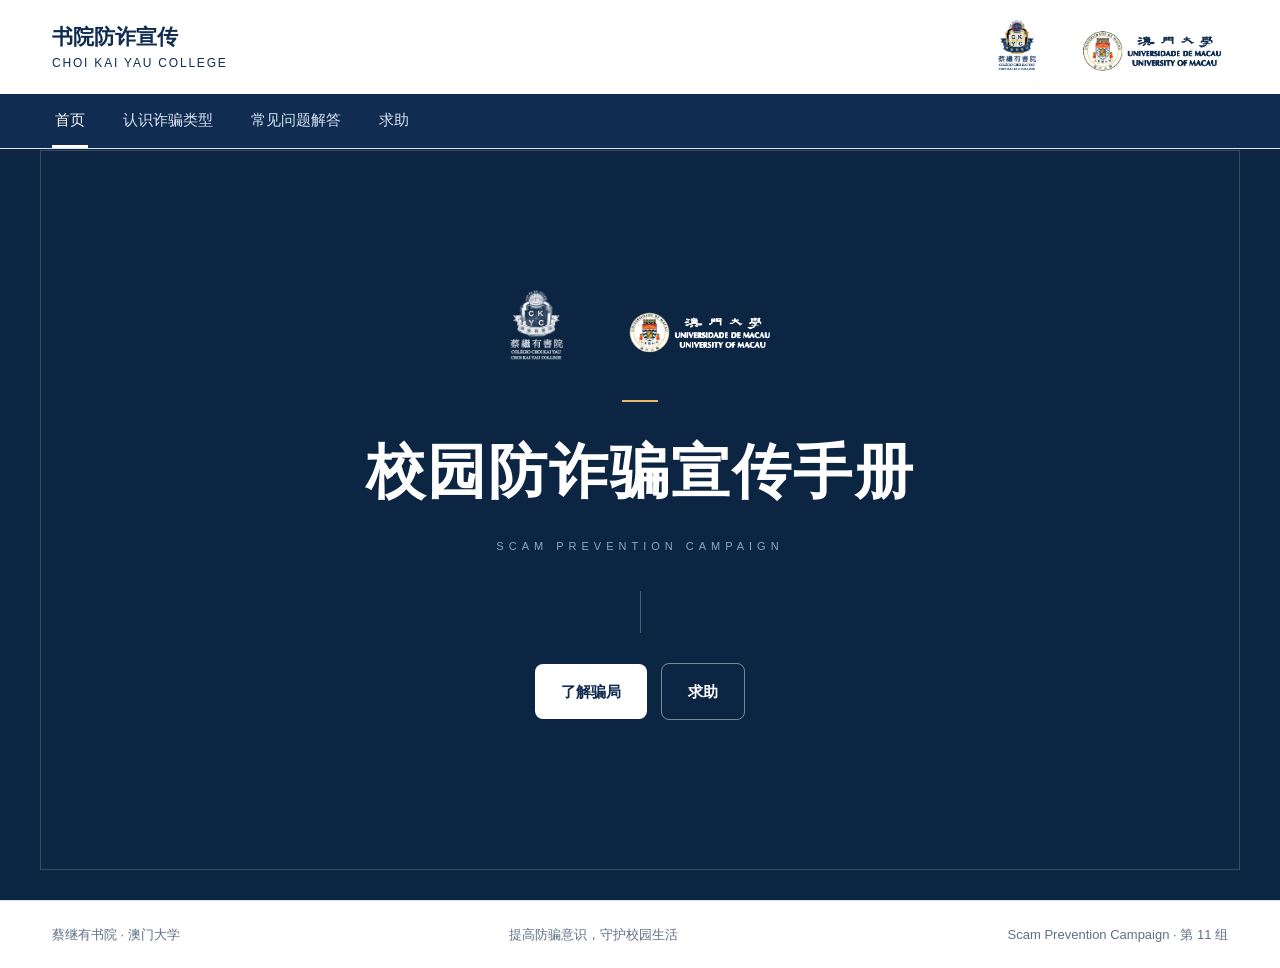
<file: index.html>
<!doctype html>
<html lang="zh-CN">
<head>
  <meta charset="UTF-8">
  <meta name="viewport" content="width=device-width, initial-scale=1">
  <meta name="description" content="蔡继有书院学生防诈宣传（Scam Prevention Campaign）：宣传视频、诈骗类型与案例、常见问题、AI 智能问答和澳门求助渠道。">
  <title>首页 | 蔡继有书院防诈宣传</title>
  <link rel="icon" type="image/svg+xml" href="materials/favicon.svg">
  <link rel="stylesheet" href="assets/css/style.css">
  <script src="materials/content.js" defer></script>
  <script src="assets/js/main.js" defer></script>
</head>
<body data-page="home">
  <a class="skip" href="#main">跳至主要内容</a>
  <!-- 五页共用固定顶部导航；两枚标志均使用本地材料。 -->
  <header class="site-header">
    <div class="header-inner">
      <a class="brand" href="index.html">书院防诈宣传<small>CHOI KAI YAU COLLEGE</small></a>
      <div class="logos"><img src="materials/logos/ckyc.png" alt="蔡继有书院标志" width="49" height="55"><img src="materials/logos/um-mark.png" alt="澳门大学标志" width="143" height="55"></div>
    </div>
    <div class="nav-wrap"><nav aria-label="主要导航"><a href="index.html" aria-current="page">首页</a>
<a href="types.html">认识诈骗类型</a>
<a href="faq.html">常见问题解答</a>
<a href="help.html">求助</a></nav></div>
  </header>
  <main id="main"><noscript>请启用 JavaScript 以查看宣传材料和问答。您也可直接下载 <a href="materials/诈骗类型.docx">诈骗类型材料</a>、<a href="materials/案例.docx">案例材料</a>。报案热线：993；防诈骗查询：8800 7777。</noscript></main>
  <footer><div class="footer-inner"><span>蔡继有书院 · 澳门大学</span><span>提高防骗意识，守护校园生活</span><span>Scam Prevention Campaign · 第 11 组</span></div></footer>
</body>
</html>
</file>
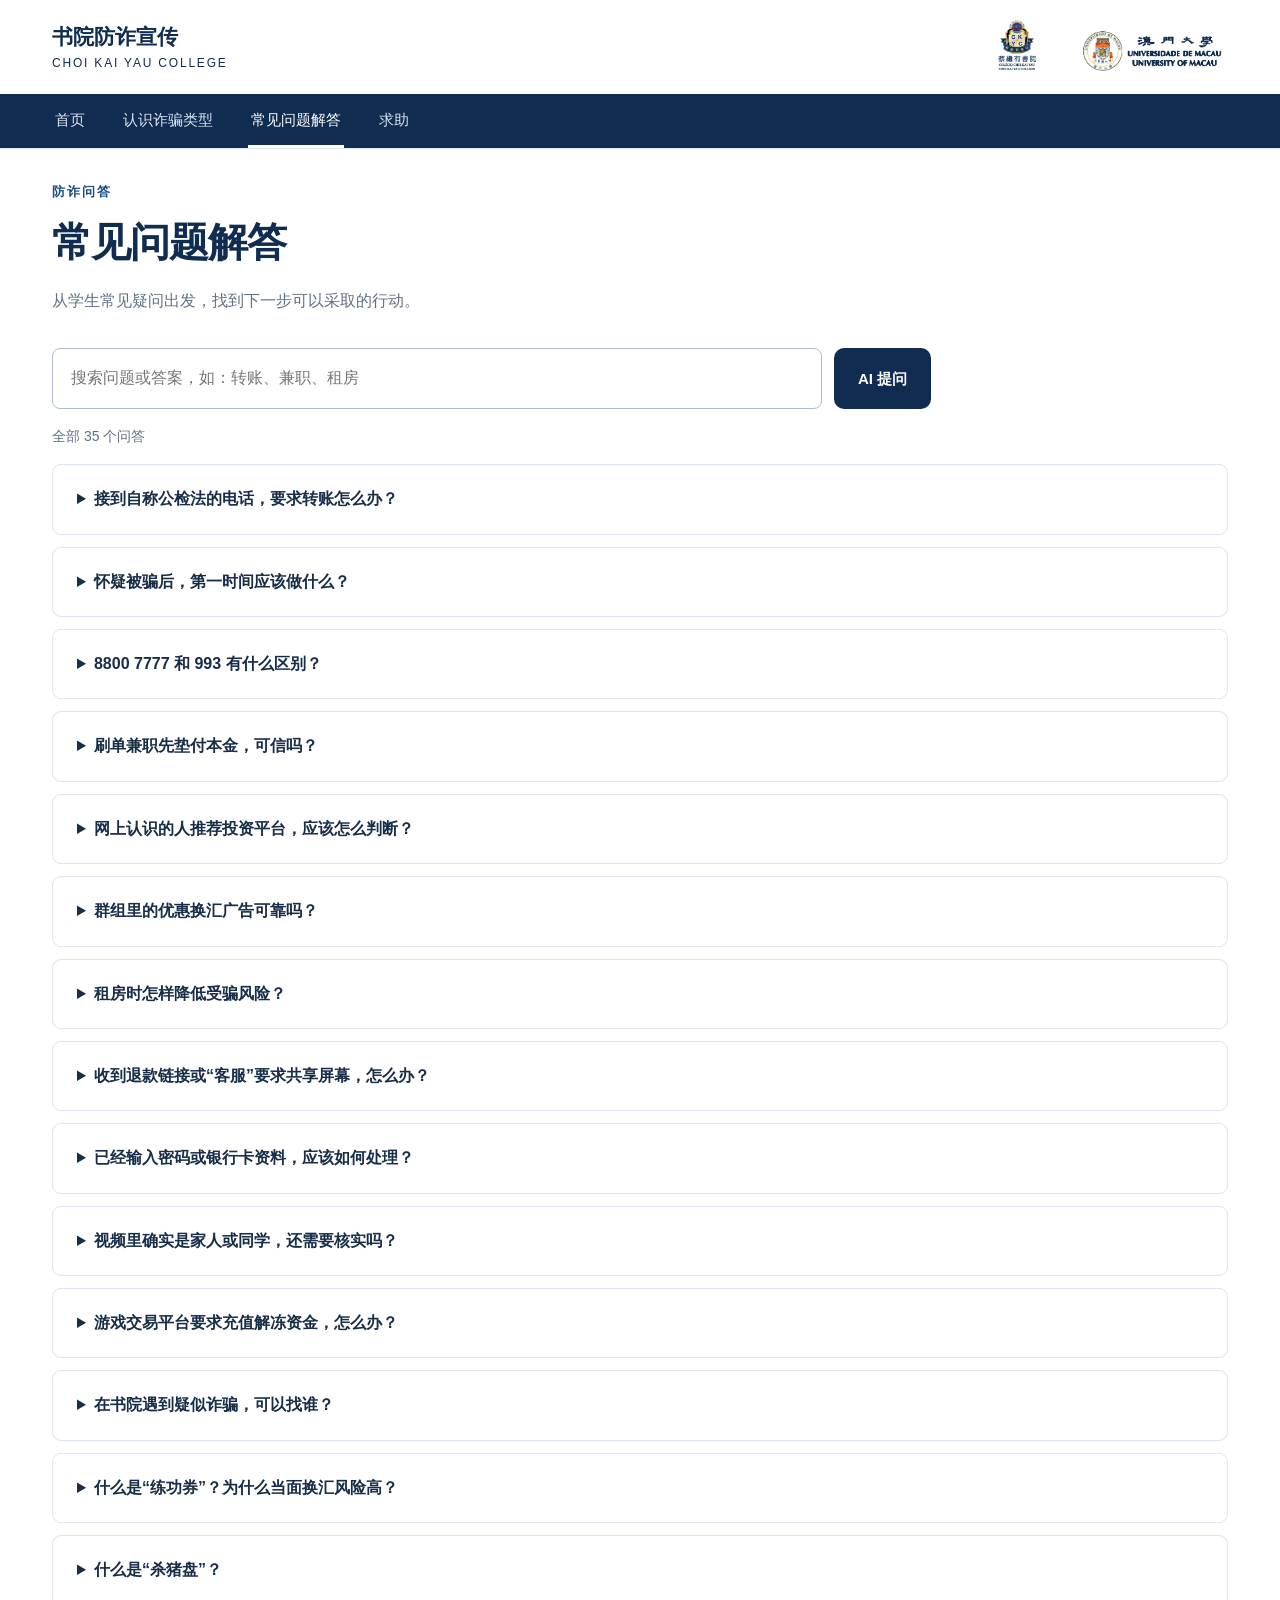
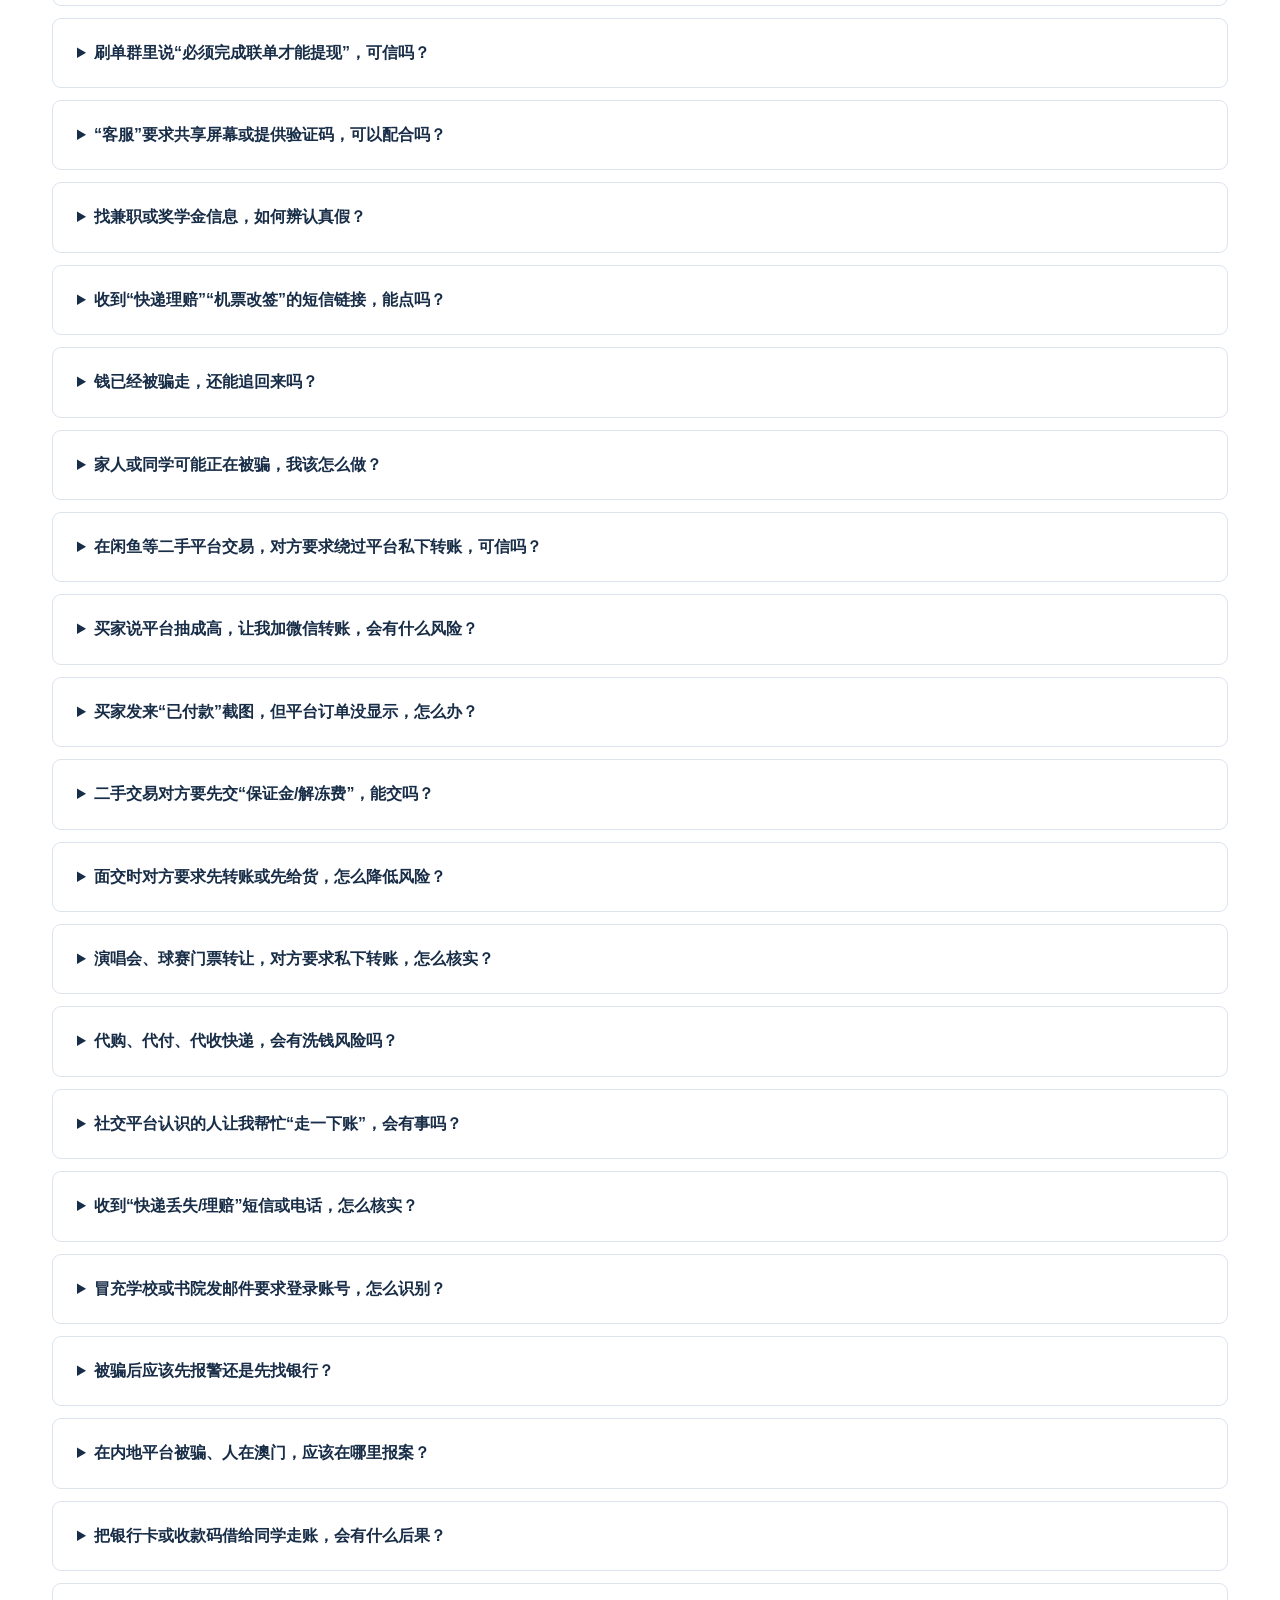
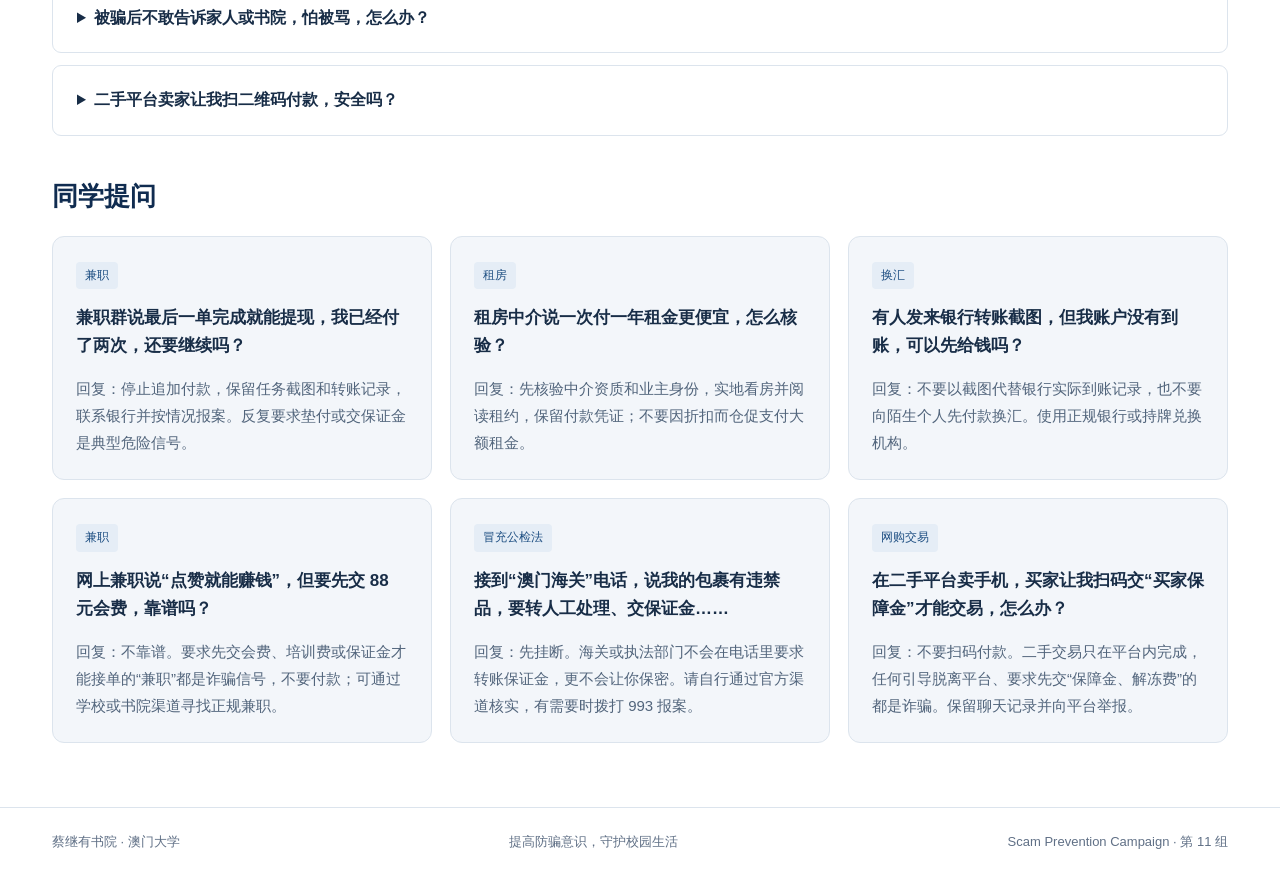
<file: faq.html>
<!doctype html>
<html lang="zh-CN">
<head>
  <meta charset="UTF-8">
  <meta name="viewport" content="width=device-width, initial-scale=1">
  <meta name="description" content="蔡继有书院学生防诈宣传（Scam Prevention Campaign）：宣传视频、诈骗类型与案例、常见问题、AI 智能问答和澳门求助渠道。">
  <title>常见问题解答 | 蔡继有书院防诈宣传</title>
  <link rel="icon" type="image/svg+xml" href="materials/favicon.svg">
  <link rel="stylesheet" href="assets/css/style.css">
  <script src="materials/content.js" defer></script>
  <script src="assets/js/main.js" defer></script>
  <script src="materials/ai-config.js" defer></script>
</head>
<body data-page="faq">
  <a class="skip" href="#main">跳至主要内容</a>
  <!-- 五页共用固定顶部导航；两枚标志均使用本地材料。 -->
  <header class="site-header">
    <div class="header-inner">
      <a class="brand" href="index.html">书院防诈宣传<small>CHOI KAI YAU COLLEGE</small></a>
      <div class="logos"><img src="materials/logos/ckyc.png" alt="蔡继有书院标志" width="49" height="55"><img src="materials/logos/um-mark.png" alt="澳门大学标志" width="143" height="55"></div>
    </div>
    <div class="nav-wrap"><nav aria-label="主要导航"><a href="index.html">首页</a>
<a href="types.html">认识诈骗类型</a>
<a href="faq.html" aria-current="page">常见问题解答</a>
<a href="help.html">求助</a></nav></div>
  </header>
  <main id="main"><noscript>请启用 JavaScript 以查看宣传材料和问答。您也可直接下载 <a href="materials/诈骗类型.docx">诈骗类型材料</a>、<a href="materials/案例.docx">案例材料</a>。报案热线：993；防诈骗查询：8800 7777。</noscript></main>
  <footer><div class="footer-inner"><span>蔡继有书院 · 澳门大学</span><span>提高防骗意识，守护校园生活</span><span>Scam Prevention Campaign · 第 11 组</span></div></footer>
</body>
</html>
</file>
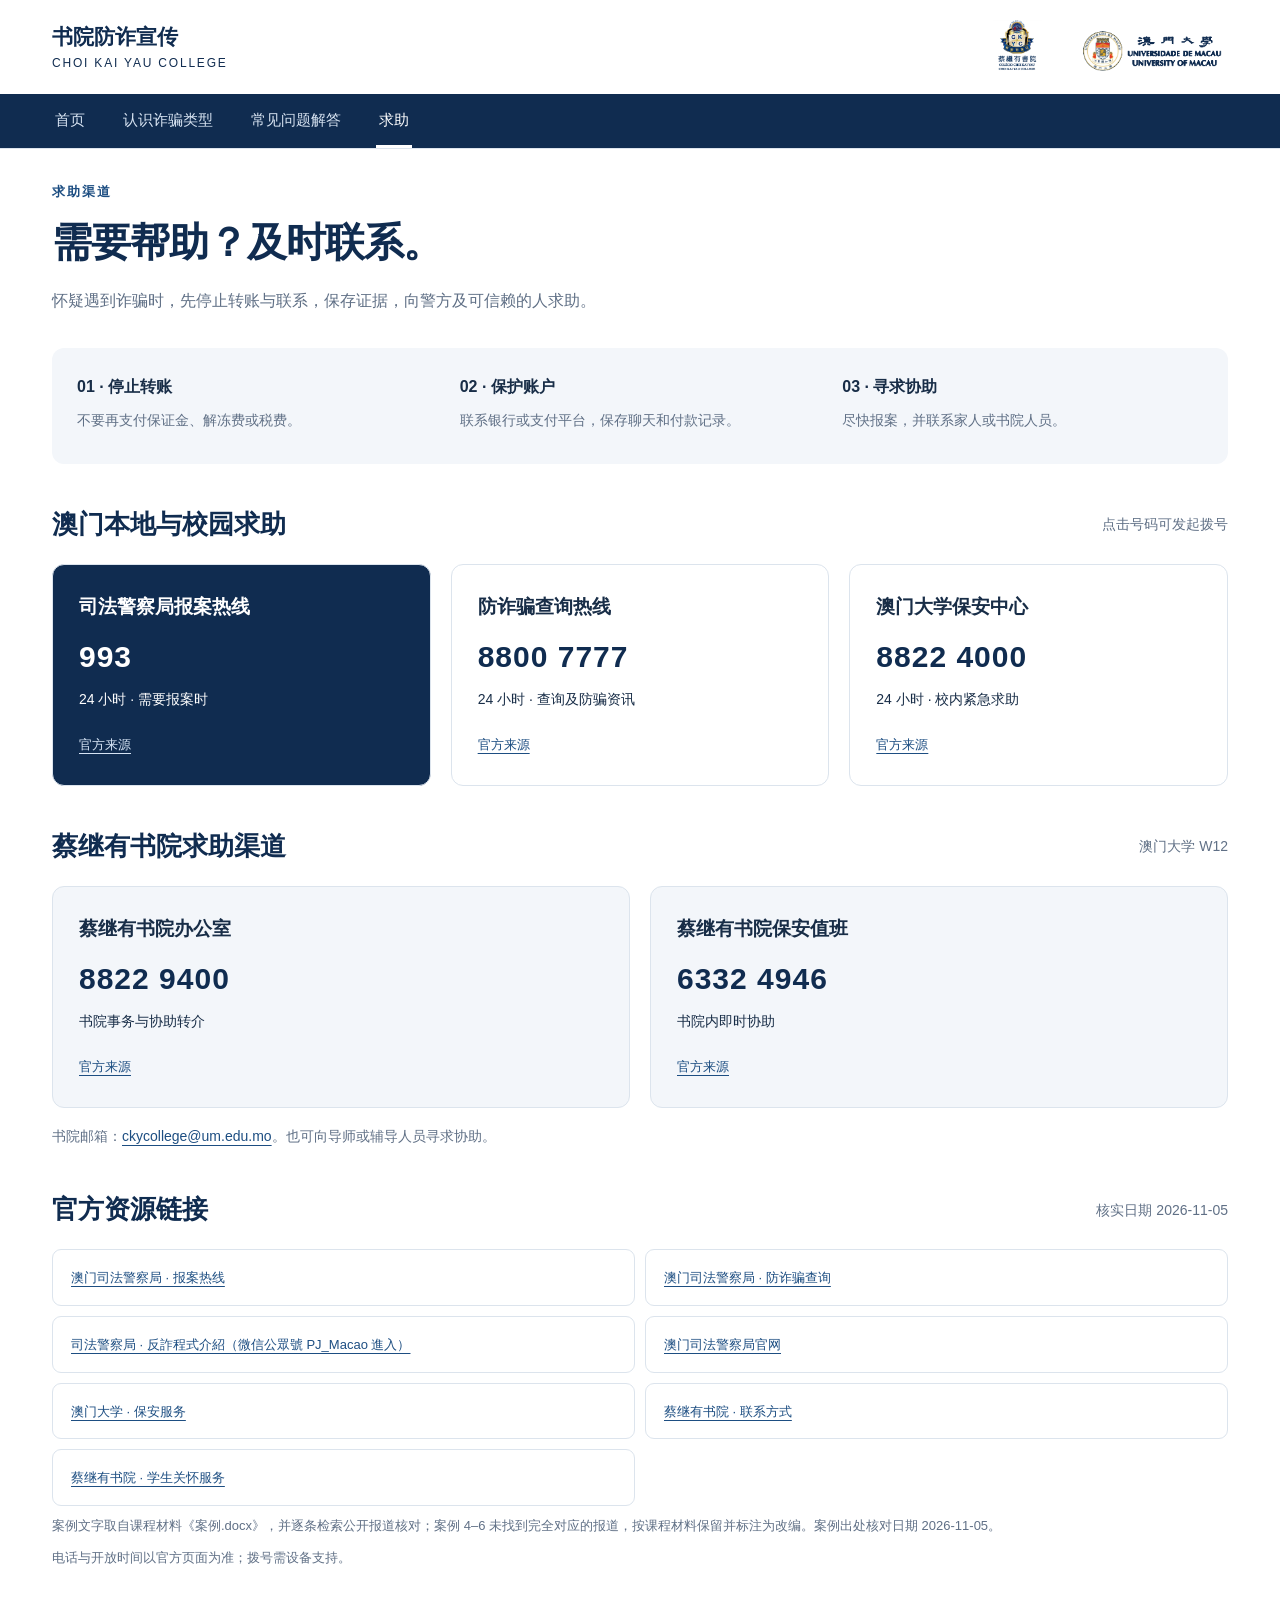
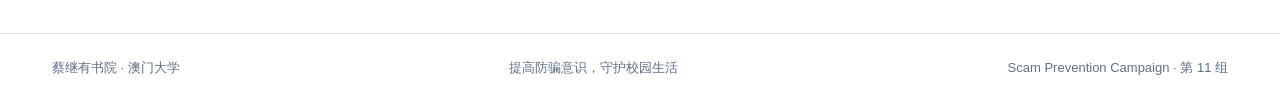
<file: help.html>
<!doctype html>
<html lang="zh-CN">
<head>
  <meta charset="UTF-8">
  <meta name="viewport" content="width=device-width, initial-scale=1">
  <meta name="description" content="蔡继有书院学生防诈宣传（Scam Prevention Campaign）：宣传视频、诈骗类型与案例、常见问题、AI 智能问答和澳门求助渠道。">
  <title>求助 | 蔡继有书院防诈宣传</title>
  <link rel="icon" type="image/svg+xml" href="materials/favicon.svg">
  <link rel="stylesheet" href="assets/css/style.css">
  <script src="materials/content.js" defer></script>
  <script src="assets/js/main.js" defer></script>
</head>
<body data-page="help">
  <a class="skip" href="#main">跳至主要内容</a>
  <!-- 五页共用固定顶部导航；两枚标志均使用本地材料。 -->
  <header class="site-header">
    <div class="header-inner">
      <a class="brand" href="index.html">书院防诈宣传<small>CHOI KAI YAU COLLEGE</small></a>
      <div class="logos"><img src="materials/logos/ckyc.png" alt="蔡继有书院标志" width="49" height="55"><img src="materials/logos/um-mark.png" alt="澳门大学标志" width="143" height="55"></div>
    </div>
    <div class="nav-wrap"><nav aria-label="主要导航"><a href="index.html">首页</a>
<a href="types.html">认识诈骗类型</a>
<a href="faq.html">常见问题解答</a>
<a href="help.html" aria-current="page">求助</a></nav></div>
  </header>
  <main id="main"><noscript>请启用 JavaScript 以查看宣传材料和问答。您也可直接下载 <a href="materials/诈骗类型.docx">诈骗类型材料</a>、<a href="materials/案例.docx">案例材料</a>。报案热线：993；防诈骗查询：8800 7777。</noscript></main>
  <footer><div class="footer-inner"><span>蔡继有书院 · 澳门大学</span><span>提高防骗意识，守护校园生活</span><span>Scam Prevention Campaign · 第 11 组</span></div></footer>
</body>
</html>
</file>
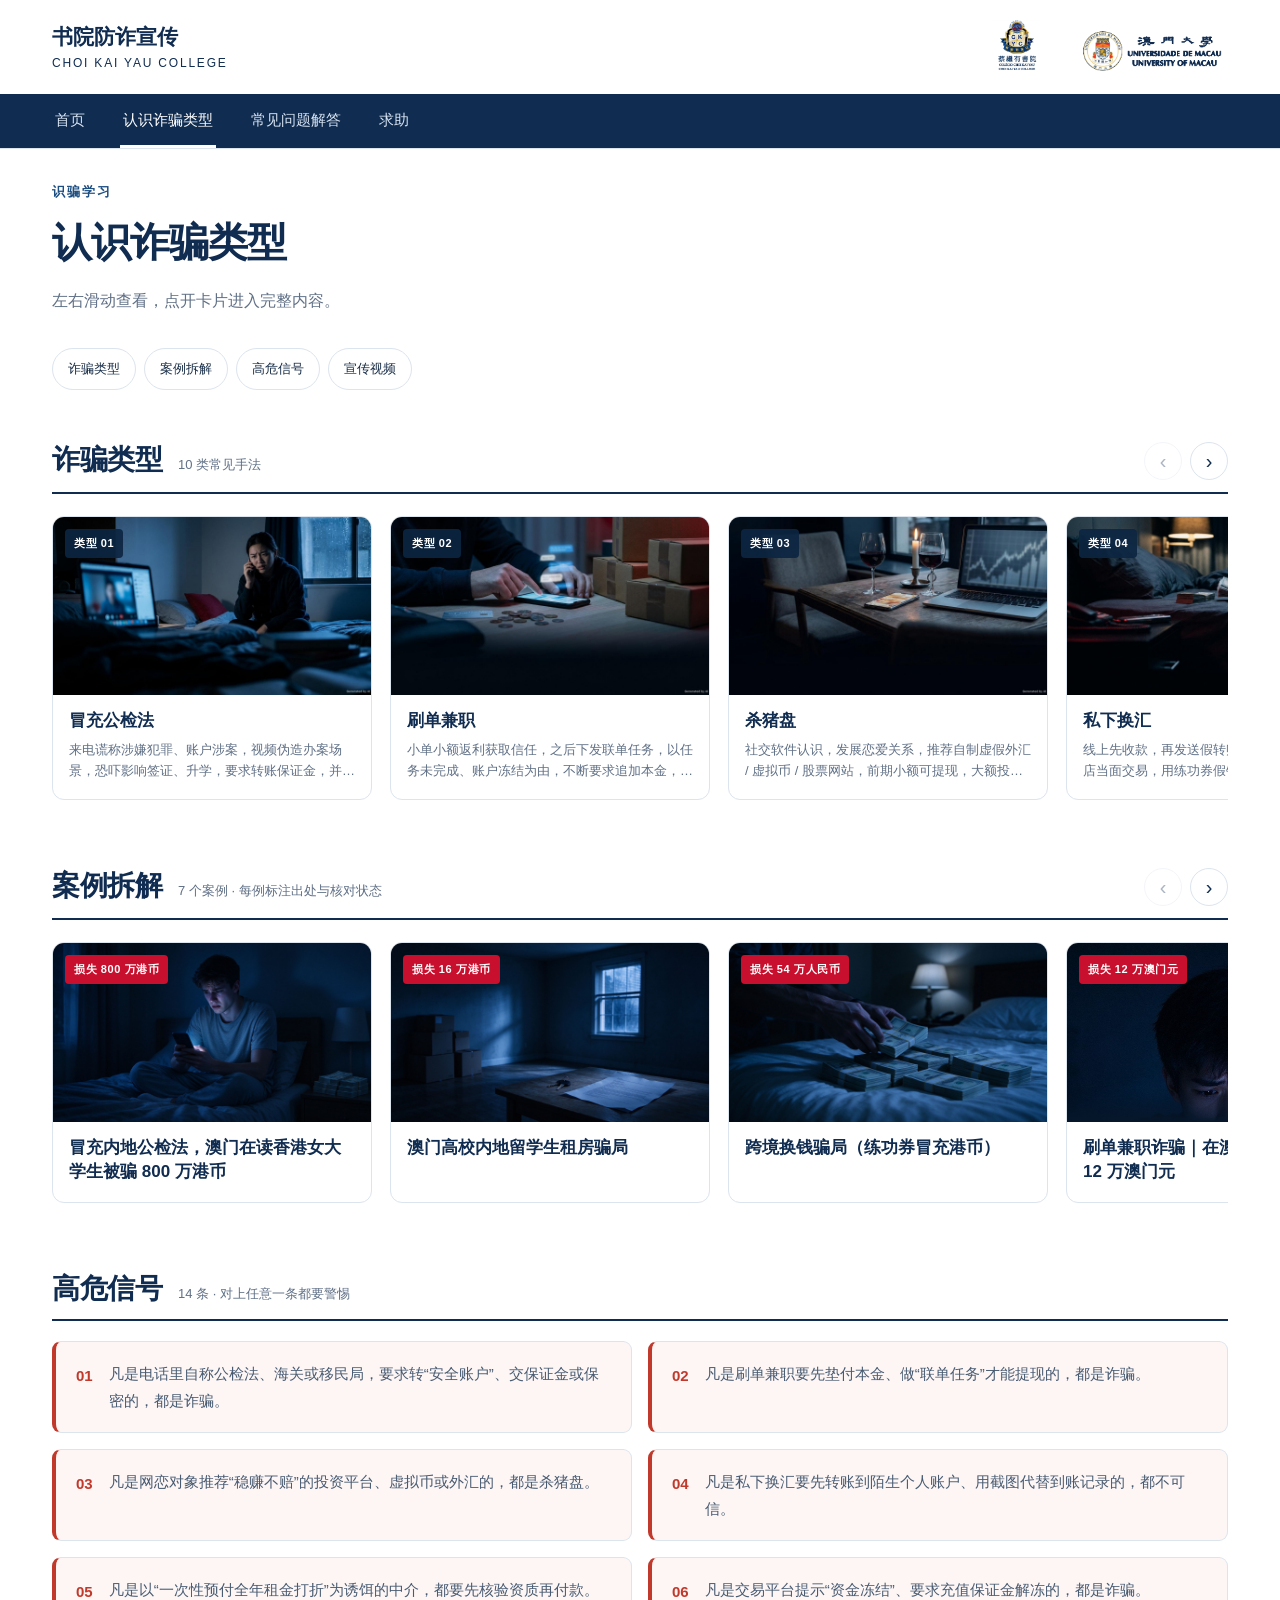
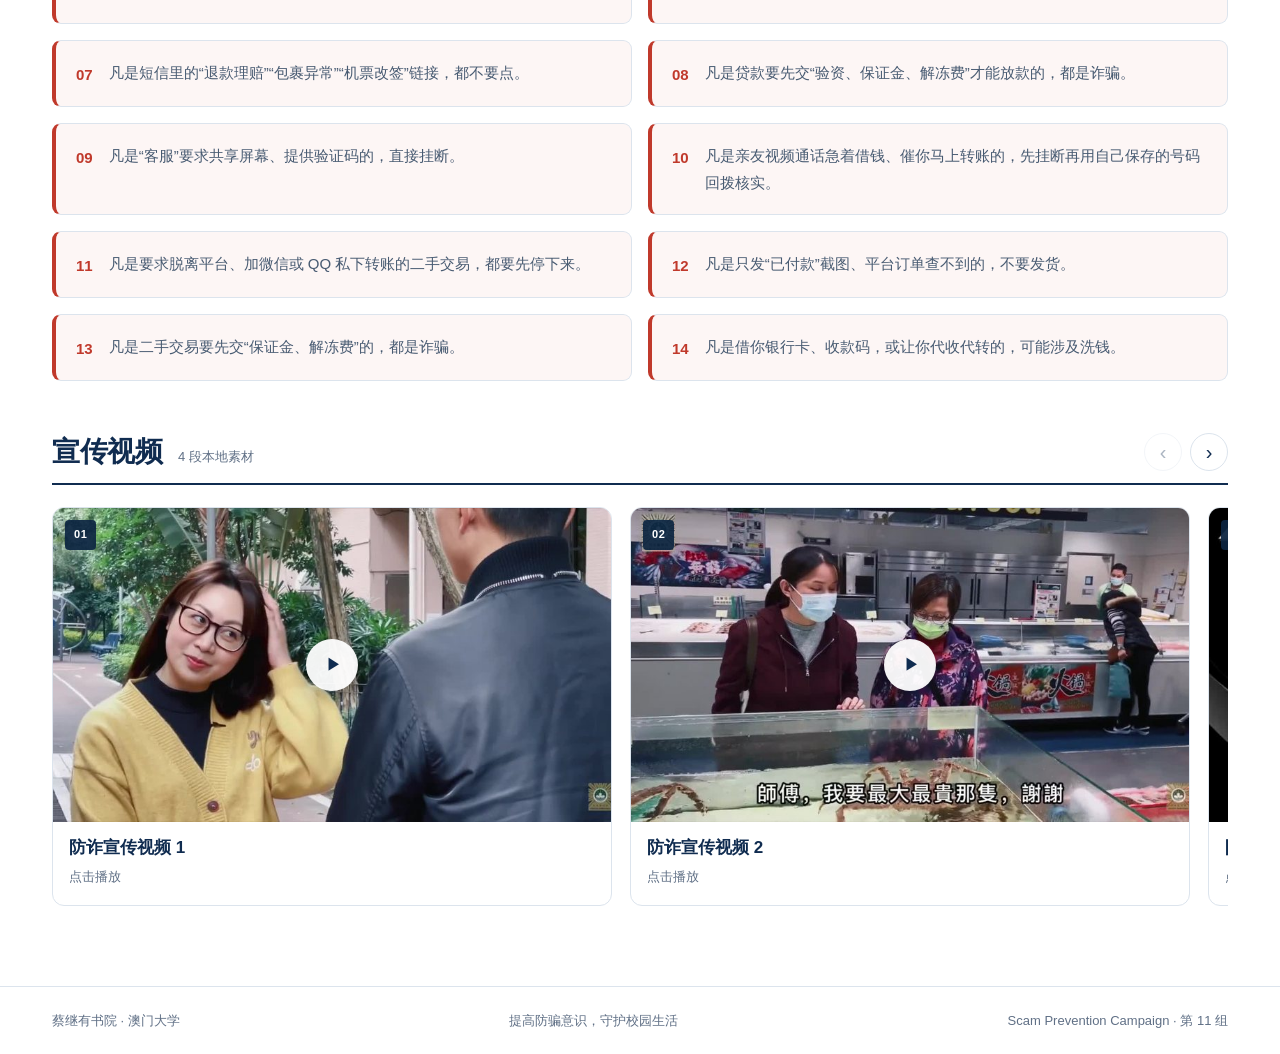
<file: types.html>
<!doctype html>
<html lang="zh-CN">
<head>
  <meta charset="UTF-8">
  <meta name="viewport" content="width=device-width, initial-scale=1">
  <meta name="description" content="蔡继有书院学生防诈宣传（Scam Prevention Campaign）：宣传视频、诈骗类型与案例、常见问题、AI 智能问答和澳门求助渠道。">
  <title>认识诈骗类型 | 蔡继有书院防诈宣传</title>
  <link rel="icon" type="image/svg+xml" href="materials/favicon.svg">
  <link rel="stylesheet" href="assets/css/style.css">
  <script src="materials/content.js" defer></script>
  <script src="assets/js/main.js" defer></script>
</head>
<body data-page="types">
  <a class="skip" href="#main">跳至主要内容</a>
  <!-- 五页共用固定顶部导航；两枚标志均使用本地材料。 -->
  <header class="site-header">
    <div class="header-inner">
      <a class="brand" href="index.html">书院防诈宣传<small>CHOI KAI YAU COLLEGE</small></a>
      <div class="logos"><img src="materials/logos/ckyc.png" alt="蔡继有书院标志" width="49" height="55"><img src="materials/logos/um-mark.png" alt="澳门大学标志" width="143" height="55"></div>
    </div>
    <div class="nav-wrap"><nav aria-label="主要导航"><a href="index.html">首页</a>
<a href="types.html" aria-current="page">认识诈骗类型</a>
<a href="faq.html">常见问题解答</a>
<a href="help.html">求助</a></nav></div>
  </header>
  <main id="main"><noscript>请启用 JavaScript 以查看宣传材料和问答。您也可直接下载 <a href="materials/诈骗类型.docx">诈骗类型材料</a>、<a href="materials/案例.docx">案例材料</a>。报案热线：993；防诈骗查询：8800 7777。</noscript></main>
  <footer><div class="footer-inner"><span>蔡继有书院 · 澳门大学</span><span>提高防骗意识，守护校园生活</span><span>Scam Prevention Campaign · 第 11 组</span></div></footer>
</body>
</html>
</file>
<file: assets/css/style.css>
/* 统一视觉变量：修改此处可调整全站配色。 */
:root{--navy:#102c50;--blue:#1d4e82;--ink:#182d47;--muted:#607086;--line:#dce4ed;--pale:#f3f6fa;--white:#fff;--radius:12px}
*{box-sizing:border-box}html{scroll-padding-top:150px}body{margin:0;background:var(--white);color:var(--ink);font-family:Arial,"Microsoft YaHei","PingFang SC",sans-serif;font-size:16px;line-height:1.8}a{color:var(--blue);text-underline-offset:4px}button,input{font:inherit}button,a,input,summary{touch-action:manipulation}a:focus-visible,button:focus-visible,input:focus-visible,summary:focus-visible{outline:3px solid #bf7f1d;outline-offset:5px}.skip{position:fixed;left:16px;top:-100px;background:white;padding:8px;z-index:100}.skip:focus{top:10px}
/* 顶栏固定，标志始终位于右上角。 */
.site-header{position:fixed;inset:0 0 auto;background:#fff;z-index:20;border-bottom:1px solid var(--line)}.header-inner{max-width:1240px;margin:auto;padding:17px 32px;display:flex;align-items:center;justify-content:space-between;gap:20px}.brand{text-decoration:none;color:var(--navy);font-size:21px;font-weight:700;line-height:1.4}.brand small{display:block;font-size:12px;font-weight:400;letter-spacing:1.8px;margin-top:3px}.logos{display:flex;align-items:center;gap:23px}.logos img:first-child{width:49px;height:55px;object-fit:contain}.logos img:last-child{width:163px;height:60px;object-fit:contain}.nav-wrap{background:var(--navy)}.nav-wrap nav{max-width:1240px;margin:auto;padding:0 32px;display:flex;gap:32px}.nav-wrap nav a{color:#d9e5f3;text-decoration:none;padding:12px 3px;border-bottom:3px solid transparent;font-size:15px}.nav-wrap nav a:hover,.nav-wrap nav a[aria-current=page]{color:#fff;border-bottom-color:#fff}
main{max-width:1240px;min-height:calc(100vh - 180px);margin:0 auto;padding:180px 32px 64px}.eyebrow{color:var(--blue);font-size:13px;letter-spacing:2px;font-weight:700;margin:0 0 12px}h1{font-size:40px;line-height:1.35;letter-spacing:-1px;margin:0 0 18px;color:var(--navy)}h2{font-size:26px;line-height:1.45;margin:0 0 20px;color:var(--navy)}h3{font-size:19px;line-height:1.65;margin:0 0 12px}.lead{max-width:700px;color:var(--muted);margin:0 0 32px}.home-top{display:flex;justify-content:space-between;align-items:flex-end;gap:30px}.home-top .lead{margin-bottom:26px}.text-link{white-space:nowrap;margin-bottom:30px}.video-layout{display:grid;grid-template-columns:minmax(0,1fr) 255px;gap:26px}.player-card{border:1px solid var(--line);border-radius:var(--radius);overflow:hidden;background:var(--pale)}video{display:block;width:100%;aspect-ratio:16/9;background:#07172b;object-fit:contain}.player-caption{padding:17px 23px;display:flex;align-items:center;justify-content:space-between;gap:18px}.player-caption h2{font-size:18px;margin:0}.player-caption span{font-size:14px;color:var(--muted)}.video-list{display:flex;flex-direction:column;gap:10px}.video-choice{cursor:pointer;text-align:left;background:white;border:1px solid var(--line);border-radius:9px;padding:16px;display:flex;align-items:center;gap:15px;color:var(--ink)}.video-choice[aria-pressed=true]{background:#edf3fa;border-color:var(--blue)}.video-choice .num{font-size:22px;font-weight:700;color:#849ab4}.video-choice b{display:block;font-size:15px}.video-choice small{font-size:13px;color:var(--muted)}.small-note{font-size:14px;color:var(--muted);margin:16px 0 0}.reminder{margin-top:30px;display:flex;align-items:center;gap:26px;border-left:4px solid var(--navy);background:var(--pale);padding:22px 26px}.reminder b{white-space:nowrap}.reminder p{margin:0;font-size:15px;color:var(--muted)}.section-head{display:flex;align-items:center;justify-content:space-between;margin-top:42px;margin-bottom:20px;gap:20px}.section-head h2{margin:0}.count{font-size:14px;color:var(--muted)}.anchor-links{display:flex;gap:14px;flex-wrap:wrap}.pill{display:inline-block;border:1px solid var(--line);border-radius:6px;padding:8px 15px;text-decoration:none;font-size:14px}.type-grid{display:grid;grid-template-columns:1fr 1fr;gap:18px}.type-card{border:1px solid var(--line);padding:25px;border-radius:var(--radius)}.type-number{color:#71869f;font-size:13px;margin-bottom:8px;font-weight:700}.type-card p,.case-body p{margin:9px 0;color:#485b72;font-size:16px;white-space:pre-wrap}.notice{border-left:3px solid #ad8243;background:#fcf8f0;padding:17px 20px;font-size:14px;color:#695536;margin:24px 0}.case-card,details.faq-item{border:1px solid var(--line);border-radius:9px;margin:12px 0;background:#fff}.case-card summary,.faq-item summary{cursor:pointer;padding:21px 24px;font-weight:600;line-height:1.65}.case-body,.faq-answer{padding:0 24px 23px}.case-body .subhead{font-weight:700;color:var(--navy);margin-top:22px}.search-box{max-width:770px;position:relative}.search-box input{width:100%;padding:15px 52px 15px 18px;border:1px solid #acbdcf;border-radius:8px;background:#fff;color:var(--ink)}.clear-search{position:absolute;right:10px;top:9px;border:0;background:var(--pale);cursor:pointer;padding:5px 11px;border-radius:5px;color:var(--muted)}.search-result{font-size:14px;color:var(--muted);margin:15px 0}.empty{padding:30px;text-align:center;background:var(--pale);border-radius:9px}.faq-answer{color:#485b72}.posts{display:grid;grid-template-columns:repeat(3,1fr);gap:18px}.post{background:var(--pale);border:1px solid var(--line);border-radius:var(--radius);padding:23px}.tag{font-size:12px;padding:3px 9px;color:var(--blue);background:#e5edf6;border-radius:4px;display:inline-block;margin-bottom:15px}.post p{font-size:15px;color:#52657c;margin-bottom:0}.post h3{font-size:17px}.contacts{display:grid;grid-template-columns:repeat(3,1fr);gap:20px}.contact{padding:26px;border:1px solid var(--line);border-radius:var(--radius)}.contact.primary{background:var(--navy);color:white}.contact.primary h3,.contact.primary .phone{color:white}.phone{font-size:30px;line-height:1.5;font-weight:700;letter-spacing:1px;text-decoration:none;color:var(--navy)}.contact p{font-size:14px;margin:8px 0 18px}.source{font-size:13px}.contact.primary .source{color:#d6e4f5}.college-box{display:grid;grid-template-columns:1fr 1fr;gap:20px}.college-box .contact{background:var(--pale)}.steps{display:grid;grid-template-columns:repeat(3,1fr);gap:22px;background:var(--pale);padding:25px;margin:28px 0;border-radius:var(--radius)}.steps p{font-size:14px;color:var(--muted);margin:6px 0}.verified{font-size:13px;color:var(--muted)}footer{border-top:1px solid var(--line);color:var(--muted);font-size:13px}.footer-inner{max-width:1240px;padding:22px 32px;margin:auto;display:flex;justify-content:space-between;gap:20px}mark{background:#fff0b6;color:inherit}[hidden]{display:none!important}
/* 小屏与文字放大时，导航和内容自然换行。 */
@media(max-width:850px){.video-layout{grid-template-columns:1fr}.video-list{display:grid;grid-template-columns:1fr 1fr}.posts,.contacts{grid-template-columns:1fr}.home-top{display:block}.text-link{display:inline-block;margin-top:0}.type-grid{grid-template-columns:1fr}h1{font-size:32px}.steps{grid-template-columns:1fr}.college-box{grid-template-columns:1fr}}@media(max-width:560px){.header-inner{padding:12px 18px;gap:10px}.brand{font-size:16px}.brand small{font-size:10px;letter-spacing:1px}.logos{gap:8px}.logos img:first-child{width:34px;height:43px}.logos img:last-child{width:98px;height:45px}.nav-wrap nav{padding:0 18px;gap:12px;flex-wrap:wrap}.nav-wrap nav a{font-size:13px;padding:10px 0}main{padding:157px 18px 40px}h1{font-size:29px}.video-list{gap:8px}.video-choice{padding:12px;gap:9px}.reminder{display:block;padding:20px}.reminder p{margin-top:8px}.section-head{align-items:flex-start;flex-direction:column;gap:8px}.footer-inner{padding:20px 18px;display:block}.player-caption{align-items:flex-start;flex-direction:column;gap:4px}.type-card{padding:20px}}@media(prefers-reduced-motion:reduce){html{scroll-behavior:auto}}

/* 类型字段分行、案例损失与统一要点标记；沿用现有配色和布局。 */
.type-field .field-label{display:block;color:var(--navy);font-size:14px;margin-bottom:3px}
.type-field span{display:block}
.case-body .case-loss{color:#c0392b;font-size:18px;margin:20px 0;padding:12px 16px;background:#fdf3f1;border-left:3px solid #c0392b;border-radius:4px}
.case-loss strong{font-weight:700}
.case-body .case-point{position:relative;padding-left:17px}
.case-point::before{content:"";position:absolute;left:0;top:.75em;width:6px;height:6px;border-radius:50%;background:var(--blue)}
#real-cases{flex-wrap:wrap}
.case-actions{display:flex;gap:8px;flex-wrap:wrap}
.case-toggle{padding:7px 12px;border:1px solid var(--line);border-radius:6px;color:var(--blue);background:var(--white);cursor:pointer;font-size:14px}
.case-toggle:hover{background:var(--pale);border-color:var(--blue)}
mark{padding:0 1px;border-radius:2px}

/* ===== 新增板块样式：数据总览、板块入口、高危信号、自测、名词、AI 问答、报案清单 ===== */
/* 首页数据总览 */
.stats-band{display:grid;grid-template-columns:repeat(4,1fr);gap:16px;margin:0 0 34px}
.stat{border:1px solid var(--line);border-radius:var(--radius);background:var(--pale);padding:20px 24px;text-align:center}
.stat b{display:block;font-size:30px;line-height:1.3;color:var(--navy)}
.stat span{font-size:13px;color:var(--muted)}
/* 首页板块入口 */
.quick-cards{display:grid;grid-template-columns:repeat(4,1fr);gap:16px}
.quick-card{display:block;text-decoration:none;color:var(--ink);border:1px solid var(--line);border-radius:var(--radius);padding:22px;background:#fff;transition:border-color .15s}
.quick-card:hover{border-color:var(--blue)}
.quick-card h3{margin:0 0 8px;color:var(--navy)}
.quick-card p{font-size:14px;color:var(--muted);margin:0 0 12px}
.quick-card .more{font-size:13px;color:var(--blue);font-weight:700}
/* 高危信号 */
.flag-grid{display:grid;grid-template-columns:1fr 1fr;gap:16px}
.flag-card{display:flex;gap:16px;align-items:flex-start;border:1px solid var(--line);border-left:4px solid #c0392b;border-radius:9px;background:#fdf6f5;padding:18px 20px}
.flag-card .flag-num{font-size:15px;font-weight:700;color:#c0392b;padding-top:2px}
.flag-card p{margin:0;font-size:15px;color:#485b72}
/* 防骗自测 */
.quiz-bar{display:flex;align-items:center;gap:14px;flex-wrap:wrap}
.quiz-score{font-size:14px;color:var(--muted)}
.quiz-reset{border:1px solid var(--line);border-radius:6px;background:var(--white);color:var(--blue);cursor:pointer;padding:7px 13px;font-size:14px}
.quiz-reset:hover{background:var(--pale);border-color:var(--blue)}
.quiz-wrap{display:grid;gap:18px}
.quiz-card{border:1px solid var(--line);border-radius:var(--radius);margin:0;padding:24px;background:#fff}
.quiz-card legend{font-weight:700;color:var(--navy);padding:0 8px}
.quiz-options{display:grid;grid-template-columns:1fr 1fr;gap:10px;margin-top:6px}
.quiz-option{display:flex;gap:10px;align-items:flex-start;border:1px solid var(--line);border-radius:8px;padding:12px 14px;cursor:pointer;font-size:15px;line-height:1.6}
.quiz-option:hover{border-color:var(--blue)}
.quiz-option input{margin-top:5px;accent-color:var(--blue)}
.quiz-option.is-correct{border-color:#2e8b57;background:#eef8f0}
.quiz-option.is-wrong{border-color:#c0392b;background:#fdf1ef}
.quiz-feedback{margin:14px 0 0;font-size:15px;padding:12px 16px;border-radius:8px}
.quiz-feedback.good{background:#eef8f0;color:#20603c;border-left:3px solid #2e8b57}
.quiz-feedback.bad{background:#fdf1ef;color:#8f2d1f;border-left:3px solid #c0392b}
/* 名词解释 */
.glossary-grid{display:grid;grid-template-columns:1fr 1fr;gap:16px}
.glossary-item{border:1px solid var(--line);border-radius:9px;background:var(--pale);padding:18px 20px}
.glossary-item b{display:block;color:var(--navy);margin-bottom:6px}
.glossary-item p{margin:0;font-size:14px;color:#485b72}
/* AI 智能问答页 */
.ai-search{display:flex;gap:12px;max-width:860px}
.ai-search input{flex:1;padding:16px 20px;border:1px solid #acbdcf;border-radius:10px;font-size:16px}
.ai-send{background:var(--navy);color:#fff;border:0;border-radius:10px;padding:0 28px;font-size:16px;font-weight:700;cursor:pointer}
.ai-send:hover{background:var(--blue)}
.ai-send:disabled{opacity:.6;cursor:wait}
.ai-chips{display:flex;gap:10px;flex-wrap:wrap;margin:14px 0 6px}
.chip{border:1px solid var(--line);background:#fff;border-radius:999px;padding:7px 15px;font-size:14px;color:var(--blue);cursor:pointer}
.chip:hover{border-color:var(--blue);background:var(--pale)}
.ai-status{font-size:14px;color:var(--muted);margin:14px 0 24px}
.ai-results{display:grid;gap:16px}
.ai-card{border:1px solid var(--line);border-radius:var(--radius);padding:24px 26px;background:#fff}
.ai-question{font-weight:700;color:var(--navy);margin:0 0 12px}
.ai-answer{color:#485b72}
.ai-answer p{margin:8px 0}
.ai-src-title{font-size:13px;color:var(--muted);margin:18px 0 8px}
.ai-src{list-style:none;margin:0;padding:12px 16px;background:var(--pale);border-radius:8px}
.ai-src li{font-size:13px;color:#607086;padding:3px 0}
.ai-foot{font-size:12px;color:var(--muted);margin:14px 0 0}
.ai-note{margin-top:34px;border-left:3px solid #ad8243;background:#fcf8f0;padding:16px 20px}
.ai-note b{font-size:14px;color:#695536}
.ai-note p{margin:6px 0 0;font-size:13px;color:#695536}
/* 求助页：证据清单、资源、占位 */
.checklist{list-style:none;margin:0;padding:0;display:grid;grid-template-columns:1fr 1fr;gap:12px}
.checklist li{display:flex;gap:10px;align-items:baseline;border:1px solid var(--line);border-radius:9px;background:var(--pale);padding:14px 18px;font-size:15px}
.checklist b{color:#2e8b57}
.resource-list{list-style:none;margin:0;padding:0;display:grid;grid-template-columns:1fr 1fr;gap:10px}
.resource-list li{border:1px solid var(--line);border-radius:9px;padding:13px 18px}
.placeholder{margin:56px 0 8px;border:2px dashed var(--line);border-radius:var(--radius);padding:46px 20px;text-align:center;color:var(--muted);font-size:14px}
/* 新增板块小屏适配 */
@media(max-width:850px){.stats-band{grid-template-columns:1fr 1fr}.quick-cards{grid-template-columns:1fr 1fr}.flag-grid{grid-template-columns:1fr}.glossary-grid{grid-template-columns:1fr}.quiz-options{grid-template-columns:1fr}.checklist,.resource-list{grid-template-columns:1fr}.ai-search{flex-direction:column}.ai-send{padding:14px 0}}
@media(max-width:560px){.stats-band{grid-template-columns:1fr}.quick-cards{grid-template-columns:1fr}}
@media(prefers-reduced-motion:reduce){.quick-card{transition:none}}

/* ===== 认识诈骗类型页：目录 + 折叠章节 + 可折叠类型卡片 ===== */
/* 目录 */
.toc{border:1px solid var(--line);border-radius:var(--radius);background:var(--pale);padding:20px 24px;margin:2px 0 18px}
.toc-head{display:flex;justify-content:space-between;align-items:baseline;margin-bottom:12px}
.toc-head b{color:var(--navy)}
.toc-head span{font-size:13px;color:var(--muted)}
.toc-list{list-style:none;margin:0;padding:0;display:grid;grid-template-columns:1fr 1fr;gap:8px 20px;counter-reset:toc}
.toc-list li{counter-increment:toc}
.toc-link{display:flex;justify-content:space-between;gap:10px;text-decoration:none;color:var(--ink);font-size:15px;padding:6px 2px}
.toc-link::before{content:counter(toc,decimal-leading-zero);font-weight:700;color:var(--blue);font-size:13px;margin-right:10px}
.toc-link:hover{color:var(--blue)}
.toc-label{flex:1}
.toc-count{font-size:13px;color:var(--muted);white-space:nowrap}
.toc-downloads{margin:14px 0 0;display:flex;gap:10px;flex-wrap:wrap;align-items:center;font-size:13px;color:var(--muted)}
/* 章节折叠块 */
.section-accordion{border:1px solid var(--line);border-radius:var(--radius);margin:16px 0;background:#fff}
.section-accordion>summary{display:flex;align-items:center;gap:12px;padding:18px 24px;cursor:pointer;list-style:none;user-select:none}
.section-accordion>summary::-webkit-details-marker{display:none}
.section-accordion .acc-title{font-size:22px;font-weight:700;line-height:1.45;color:var(--navy)}
.section-accordion .acc-count{font-size:13px;color:var(--muted);margin-left:auto;white-space:nowrap}
.section-accordion .acc-mark{font-size:20px;font-weight:700;color:var(--blue);line-height:1;flex-shrink:0;width:20px;text-align:center}
.section-accordion[open]>summary{border-bottom:1px solid var(--line)}
.section-accordion:not([open]) .acc-mark::before{content:"＋"}
.section-accordion[open] .acc-mark::before{content:"－"}
.accordion-body{padding:8px 24px 24px}
/* 类型卡片改为可折叠 */
.type-card{display:block;border:1px solid var(--line);border-radius:9px;background:#fff;margin:0}
.type-card>summary{display:flex;justify-content:space-between;align-items:center;gap:12px;padding:15px 20px;cursor:pointer;font-weight:600;line-height:1.6;color:var(--navy);list-style:none}
.type-card>summary::-webkit-details-marker{display:none}
.type-card>summary::after{content:"＋";color:var(--blue);font-weight:700;flex-shrink:0}
.type-card[open]>summary{border-bottom:1px solid var(--line)}
.type-card[open]>summary::after{content:"－"}
.type-fields{padding:12px 20px 18px}
.type-fields .type-field{margin:6px 0}
@media(max-width:850px){.toc-list{grid-template-columns:1fr}.section-accordion>summary{padding:16px 18px}.section-accordion .acc-title{font-size:19px}.accordion-body{padding:6px 18px 20px}}
/* 覆盖旧 .type-card 的内边距，改为由摘要与正文各自控制 */
.type-card{padding:0}

/* ===== FAQ 搜索 + AI 提问合并 ===== */
.search-row{display:flex;gap:12px;max-width:920px;align-items:stretch}
.search-row .search-box{flex:1;min-width:0}
.ai-ask{background:var(--navy);color:#fff;border:0;border-radius:10px;padding:0 24px;font-size:15px;font-weight:700;cursor:pointer;white-space:nowrap}
.ai-ask:hover{background:var(--blue)}
.ai-ask:disabled{opacity:.6;cursor:wait}
.search-hint{font-size:13px;color:var(--muted);margin:10px 0 0;max-width:860px}
.ai-live{margin-top:22px;display:grid;gap:10px}
.ai-error{font-size:13px;color:#b03a2e;border-left:3px solid #c0392b;background:#fdf3f1;padding:10px 14px;border-radius:6px}
@media(max-width:850px){.search-row{flex-direction:column}.ai-ask{padding:13px 0}}

/* ===== 首页封面：整屏、深蓝、居中细框（方案 C） ===== */
body[data-page="home"] main{max-width:none;min-height:0;padding:0}
.cover{position:relative;display:flex;flex-direction:column;align-items:center;justify-content:center;min-height:100vh;padding:150px 40px 40px;overflow:hidden;background:#0c2542;color:#fff}
.cover::before{content:"";position:absolute;inset:150px 40px 30px;border:1px solid rgba(255,255,255,.18);pointer-events:none}
.cover-inner{position:relative;z-index:2;display:flex;flex-direction:column;align-items:center;justify-content:center;flex:1;width:100%;max-width:900px;margin:0 auto;text-align:center}
.cover-logos{display:flex;align-items:center;justify-content:center;gap:40px;margin:0 0 34px}
.cover-logos img{display:block;width:auto}
.cover-logos img:first-child{height:76px}
.cover-logos img:last-child{height:61px}
.cover-mark{display:block;width:36px;height:2px;margin:0 auto 32px;background:#e6b86a}
.cover-kicker{display:flex;align-items:center;justify-content:center;gap:14px;margin:0 0 42px;font-size:11px;font-weight:700;letter-spacing:3.4px;color:#9db8d8}
.cover-kicker::before{content:"";width:36px;height:2px;background:#e6b86a}
.cover h1{margin:0 0 26px;font-size:clamp(38px,4.6vw,60px);line-height:1.3;letter-spacing:2px;color:#fff;font-weight:700}
.cover-en{margin:0 0 34px;font-size:11px;letter-spacing:5px;text-transform:uppercase;color:#8aa8ca}
.cover .rule{width:1px;height:42px;margin:0 auto 30px;background:rgba(255,255,255,.28)}
.cover-actions{display:flex;flex-wrap:wrap;align-items:center;justify-content:center;gap:14px}
.btn-main,.btn-ghost{display:inline-flex;align-items:center;gap:10px;text-decoration:none;font-size:15px;font-weight:700;padding:14px 26px;border-radius:8px;transition:transform .15s,background .15s,border-color .15s}
.btn-main{background:#fff;color:var(--navy)}
.btn-main:hover{transform:translateY(-1px)}
.btn-ghost{border:1px solid rgba(255,255,255,.45);color:#fff}
.btn-ghost:hover{border-color:#fff;background:rgba(255,255,255,.08)}
@media(max-width:850px){
  .cover{padding:140px 22px 30px}
  .cover::before{inset:120px 16px 16px}
  .cover-logos{gap:22px;margin-bottom:24px}
  .cover-logos img:first-child{height:50px}
  .cover-logos img:last-child{height:41px}
  .cover-mark{margin-bottom:24px}
  .cover-kicker{margin-bottom:30px;font-size:10px;letter-spacing:2.6px}
  .cover h1{font-size:clamp(26px,7.2vw,36px);letter-spacing:1px}
  .cover .rule{height:32px;margin-bottom:24px}
}
@media(max-width:560px){
  .cover-actions{gap:10px}
  .cover-actions .btn-main,.cover-actions .btn-ghost{padding:13px 18px;font-size:14px}
}

/* ===== 认识诈骗类型页：宣传视频（折叠章节内的封面卡片） ===== */
.video-wall{display:grid;grid-template-columns:1fr 1fr;gap:18px;align-items:start}
.video-tile{display:block;width:100%;padding:0;border:1px solid var(--line);border-radius:10px;background:#fff;overflow:hidden;cursor:pointer;text-align:left;color:var(--ink);transition:border-color .15s}
.video-tile:hover{border-color:var(--blue)}
.video-tile:focus-visible{outline:3px solid #bf7f1d;outline-offset:5px}
.video-tile.is-playing{cursor:default}
.video-tile .thumb{position:relative;display:block;background:#07172b}
.video-tile img{display:block;width:100%;aspect-ratio:16/9;object-fit:cover;opacity:.9;transition:opacity .2s}
.video-tile:hover img{opacity:1}
.video-tile video{display:block;width:100%;aspect-ratio:16/9;background:#000;object-fit:contain}
.tile-play{position:absolute;left:50%;top:50%;transform:translate(-50%,-50%);width:54px;height:54px;border-radius:50%;background:rgba(255,255,255,.94);color:var(--navy);display:flex;align-items:center;justify-content:center;font-size:17px;padding-left:3px;box-shadow:0 6px 18px rgba(0,0,0,.28);transition:transform .18s}
.video-tile:hover .tile-play{transform:translate(-50%,-50%) scale(1.08)}
.tile-text{display:flex;align-items:baseline;gap:11px;padding:13px 16px;border-top:1px solid var(--line)}
.tile-no{font-size:12px;font-weight:700;color:#849ab4;letter-spacing:1px}
.tile-name{font-size:15px;font-weight:700;color:var(--navy)}
.video-hint{margin:16px 0 0;font-size:13px;color:var(--muted)}
@media(max-width:850px){.video-wall{grid-template-columns:1fr}}

/* ===== 小彩蛋：制作团队卡片 ===== */
.egg{position:fixed;inset:0;z-index:80;display:flex;align-items:center;justify-content:center;padding:24px;background:rgba(6,20,38,.72)}
.egg-card{width:100%;max-width:420px;background:#fff;color:var(--ink);border-radius:14px;padding:32px 34px 26px;box-shadow:0 24px 60px rgba(4,15,29,.35);text-align:left}
.egg-kicker{margin:0 0 10px;font-size:11px;font-weight:700;letter-spacing:2px;color:var(--blue)}
.egg-card h2{margin:0 0 6px;font-size:24px;line-height:1.35;color:var(--navy)}
.egg-lead{margin:0 0 22px;font-size:13px;color:var(--muted)}
.egg-list{list-style:none;margin:0 0 24px;padding:0;border-top:1px solid var(--line)}
.egg-list li{display:flex;justify-content:space-between;gap:16px;align-items:baseline;padding:11px 2px;border-bottom:1px solid var(--line);font-size:15px}
.egg-list b{font-weight:600;color:var(--navy)}
.egg-list span{font-size:12px;color:var(--muted)}
.egg-close{align-self:flex-end;display:block;margin-left:auto;border:1px solid var(--line);background:#fff;color:var(--blue);border-radius:7px;padding:8px 18px;font-size:14px;cursor:pointer}
.egg-close:hover{background:var(--pale);border-color:var(--blue)}
.egg-close:focus-visible{outline:2px solid var(--blue);outline-offset:2px}
@media(max-width:560px){.egg-card{padding:26px 22px 20px}.egg-card h2{font-size:20px}}

/* ===== 卡片式内容：大图封面 + 短文字（曼联官网那种排法） ===== */
.chip-nav{display:flex;flex-wrap:wrap;gap:8px;margin:0 0 6px}
.chip{display:inline-block;padding:8px 15px;border:1px solid var(--line);border-radius:999px;background:#fff;color:var(--ink);font-size:13px;text-decoration:none;transition:border-color .15s,color .15s}
.chip:hover,.chip:focus-visible{border-color:var(--navy);color:var(--navy)}
.block-head{display:flex;align-items:baseline;justify-content:space-between;gap:20px;margin:52px 0 20px;padding-bottom:12px;border-bottom:2px solid var(--navy)}
.block-head h2{font-size:28px;line-height:1.3;margin:0;letter-spacing:-.5px}
.block-head span{font-size:13px;color:var(--muted);white-space:nowrap}
.media-grid{display:grid;grid-template-columns:repeat(3,minmax(0,1fr));gap:20px}
.media-grid.videos{grid-template-columns:repeat(2,minmax(0,1fr))}
.media-card{display:flex;flex-direction:column;padding:0;border:1px solid var(--line);border-radius:12px;background:#fff;overflow:hidden;text-align:left;color:var(--ink);cursor:pointer;transition:transform .18s,border-color .18s,box-shadow .18s}
.media-card:hover{transform:translateY(-2px);border-color:var(--navy);box-shadow:0 12px 26px rgba(16,44,80,.10)}
.media-thumb{position:relative;display:block;background:#07172b;overflow:hidden}
.media-thumb img{display:block;width:100%;aspect-ratio:16/9;object-fit:cover;transition:transform .4s ease}
.media-card:hover .media-thumb img{transform:scale(1.04)}
.media-tag{position:absolute;left:12px;top:12px;padding:5px 9px;border-radius:4px;background:rgba(12,37,66,.92);color:#fff;font-size:11px;font-weight:700;letter-spacing:.6px}
.media-tag.red{background:#c8102e}
.media-play{position:absolute;left:50%;top:50%;transform:translate(-50%,-50%);width:52px;height:52px;border-radius:50%;background:rgba(255,255,255,.94);color:var(--navy);display:flex;align-items:center;justify-content:center;font-size:16px;padding-left:3px;box-shadow:0 6px 18px rgba(0,0,0,.3);transition:transform .18s}
.media-card:hover .media-play{transform:translate(-50%,-50%) scale(1.08)}
.media-body{display:block;padding:14px 16px 17px}
.media-title{display:-webkit-box;-webkit-line-clamp:2;-webkit-box-orient:vertical;overflow:hidden;font-size:17px;line-height:1.45;color:var(--navy)}
.media-sub{display:-webkit-box;-webkit-line-clamp:2;-webkit-box-orient:vertical;overflow:hidden;margin-top:6px;font-size:13px;line-height:1.6;color:var(--muted)}

/* 横向滑动轨道 */
.rail{display:flex;gap:18px;overflow-x:auto;overflow-y:hidden;padding:2px 2px 16px;scroll-snap-type:x proximity;-webkit-overflow-scrolling:touch;scrollbar-width:thin;scrollbar-color:#c8d4e2 transparent}
.rail::-webkit-scrollbar{height:6px}
.rail::-webkit-scrollbar-thumb{background:#c8d4e2;border-radius:3px}
.rail::-webkit-scrollbar-track{background:transparent}
.rail>.media-card{flex:0 0 320px;scroll-snap-align:start}
.rail.wide>.media-card{flex:0 0 560px}
.rail-nav{display:flex;gap:8px}
.rail-arrow{width:38px;height:38px;border:1px solid var(--line);border-radius:50%;background:#fff;color:var(--navy);font-size:20px;line-height:1;cursor:pointer;transition:background .15s,border-color .15s}
.rail-arrow:hover:not(:disabled){background:var(--pale);border-color:var(--navy)}
.rail-arrow:disabled{opacity:.35;cursor:default}
.block-head{align-items:center}
.block-title{display:flex;align-items:baseline;gap:16px;min-width:0}
.block-title h2{margin:0}

/* 全屏详情页 */
.u-lock{overflow:hidden}
.detail{position:fixed;inset:0;z-index:95;display:flex;flex-direction:column;background:#fff}
.detail:focus{outline:none}
.detail-bar{display:flex;flex:0 0 auto;align-items:center;gap:14px;padding:10px 20px;background:#0c2542;color:#fff}
.detail-back{border:1px solid rgba(255,255,255,.45);border-radius:999px;background:transparent;color:#fff;padding:7px 15px;font-size:14px;cursor:pointer}
.detail-back:hover{background:rgba(255,255,255,.12)}
.detail-back:focus-visible{outline:2px solid #fff;outline-offset:2px}
.detail-bar-title{margin-right:auto;font-size:12px;letter-spacing:1.6px;color:#a9c3e0}
.detail-nav{display:flex;gap:8px}
.detail-nav-btn{width:36px;height:36px;border:1px solid rgba(255,255,255,.45);border-radius:50%;background:transparent;color:#fff;font-size:18px;line-height:1;cursor:pointer}
.detail-nav-btn:hover:not(:disabled){background:rgba(255,255,255,.12)}
.detail-nav-btn:disabled{opacity:.3;cursor:default}
.detail-nav-btn:focus-visible{outline:2px solid #fff;outline-offset:2px}
.detail-next{display:flex;align-items:center;gap:14px;width:100%;margin:36px 0 0;padding:17px 20px;border:1px solid var(--line);border-radius:10px;background:#f7f9fc;color:var(--ink);text-align:left;cursor:pointer;transition:border-color .15s,background .15s}
.detail-next:hover{border-color:var(--navy);background:var(--pale)}
.detail-next-label{font-size:12px;letter-spacing:1.4px;color:var(--muted);white-space:nowrap}
.detail-next b{font-size:16px;color:var(--navy)}
.detail-arrow{margin-left:auto;color:var(--blue);font-size:16px}
.detail-scroll{flex:1;overflow-y:auto;overscroll-behavior:contain;background:#fff}
.detail-hero{position:relative;background:#07172b}
.detail-hero img{display:block;width:100%;height:44vh;min-height:260px;object-fit:cover}
.detail-hero::after{content:"";position:absolute;inset:auto 0 0;height:55%;background:linear-gradient(transparent,rgba(6,20,38,.88));pointer-events:none}
.detail-hero-text{position:absolute;left:0;right:0;bottom:0;z-index:2;max-width:900px;margin:0 auto;padding:30px 28px;color:#fff}
.detail-hero-text h1{margin:0 0 8px;font-size:40px;line-height:1.25;letter-spacing:-.5px;color:#fff}
.detail-hero-text p{margin:0;font-size:13px;color:#c3d6ea}
.detail-video{display:flex;justify-content:center;background:#07172b}
.detail-video video{display:block;width:auto;max-width:100%;max-height:62vh;object-fit:contain;background:#000}
.detail-head{max-width:900px;margin:0 auto;padding:26px 28px 0}
.detail-head h1{margin:0 0 6px;font-size:32px;line-height:1.3;color:var(--navy)}
.detail-origin{margin:0;font-size:13px;color:var(--muted)}
.detail-body{max-width:900px;margin:0 auto;padding:18px 28px 80px}
.detail-row{margin:0 0 18px}
.detail-row b{display:block;margin-bottom:5px;font-size:12px;letter-spacing:1.2px;color:var(--blue)}
.detail-row p,.detail-body p{margin:0;font-size:16px;line-height:1.9;color:#485b72;white-space:pre-wrap}
.detail-h{margin:26px 0 8px !important;font-weight:700;color:var(--navy) !important}
.detail-point{position:relative;padding-left:18px}
.detail-point::before{content:"";position:absolute;left:0;top:.75em;width:6px;height:6px;border-radius:50%;background:var(--blue)}
.detail-loss{margin:20px 0 !important;padding:12px 16px;border-left:3px solid #c8102e;border-radius:4px;background:#fdf3f1;color:#8f2d1f !important}
@media(max-width:850px){
  .rail>.media-card{flex:0 0 300px}
  .rail.wide>.media-card{flex:0 0 440px}
  .block-head{margin-top:38px}
  .block-title h2{font-size:22px}
  .detail-hero img{height:34vh}
  .detail-hero-text h1{font-size:28px}
  .detail-head h1{font-size:24px}
}
@media(max-width:560px){
  .rail>.media-card{flex:0 0 78vw}
  .rail.wide>.media-card{flex:0 0 86vw}
  .rail-nav{display:none}
  .block-head{align-items:flex-start}
  .block-title{flex-direction:column;gap:2px}
  .detail-hero img{height:30vh;min-height:200px}
  .detail-hero-text{padding:20px 20px}
  .detail-hero-text h1{font-size:24px}
  .detail-head,.detail-body{padding-left:20px;padding-right:20px}
}

/* ===== 类型详情页：B 站延伸视频 ===== */
.bili-wrap{margin:34px 0 0;padding-top:24px;border-top:1px solid var(--line)}
.bili-label{margin:0 0 10px;font-size:12px;font-weight:700;letter-spacing:1.4px;color:var(--blue)}
.bili-list{display:grid;gap:10px}
.bili-card{display:flex;align-items:center;gap:15px;padding:15px 18px;border:1px solid var(--line);border-radius:10px;background:#f7f9fc;color:var(--ink);text-decoration:none;transition:border-color .15s,background .15s}
.bili-card:hover{border-color:#fb7299;background:#fff5f8}
.bili-badge{flex:0 0 auto;width:36px;height:36px;border-radius:8px;background:#fb7299;color:#fff;font-weight:700;font-size:16px;display:flex;align-items:center;justify-content:center}
.bili-text{display:flex;flex-direction:column;gap:3px;min-width:0}
.bili-text b{font-size:15px;line-height:1.5;color:var(--navy)}
.bili-text span{font-size:12px;color:var(--muted)}
.bili-arrow{margin-left:auto;color:#fb7299;font-size:16px}
.bili-note{margin:8px 0 0;font-size:12px;color:var(--muted)}

/* ===== 案例出处与核对信息（可信度标注） ===== */
.detail-body p.source-line{margin:30px 0 0;padding-top:16px;border-top:1px solid var(--line);font-size:13px;line-height:1.9;color:var(--muted);white-space:normal}
.detail-body p.source-line b{margin-right:8px;font-size:12px;font-weight:700;letter-spacing:1.2px;color:var(--blue)}
.detail-body p.source-line a{color:var(--navy);text-underline-offset:3px}
.detail-body p.source-line a:hover{color:var(--blue)}
p.verified{margin:8px 0 0;line-height:1.8}
</file>
